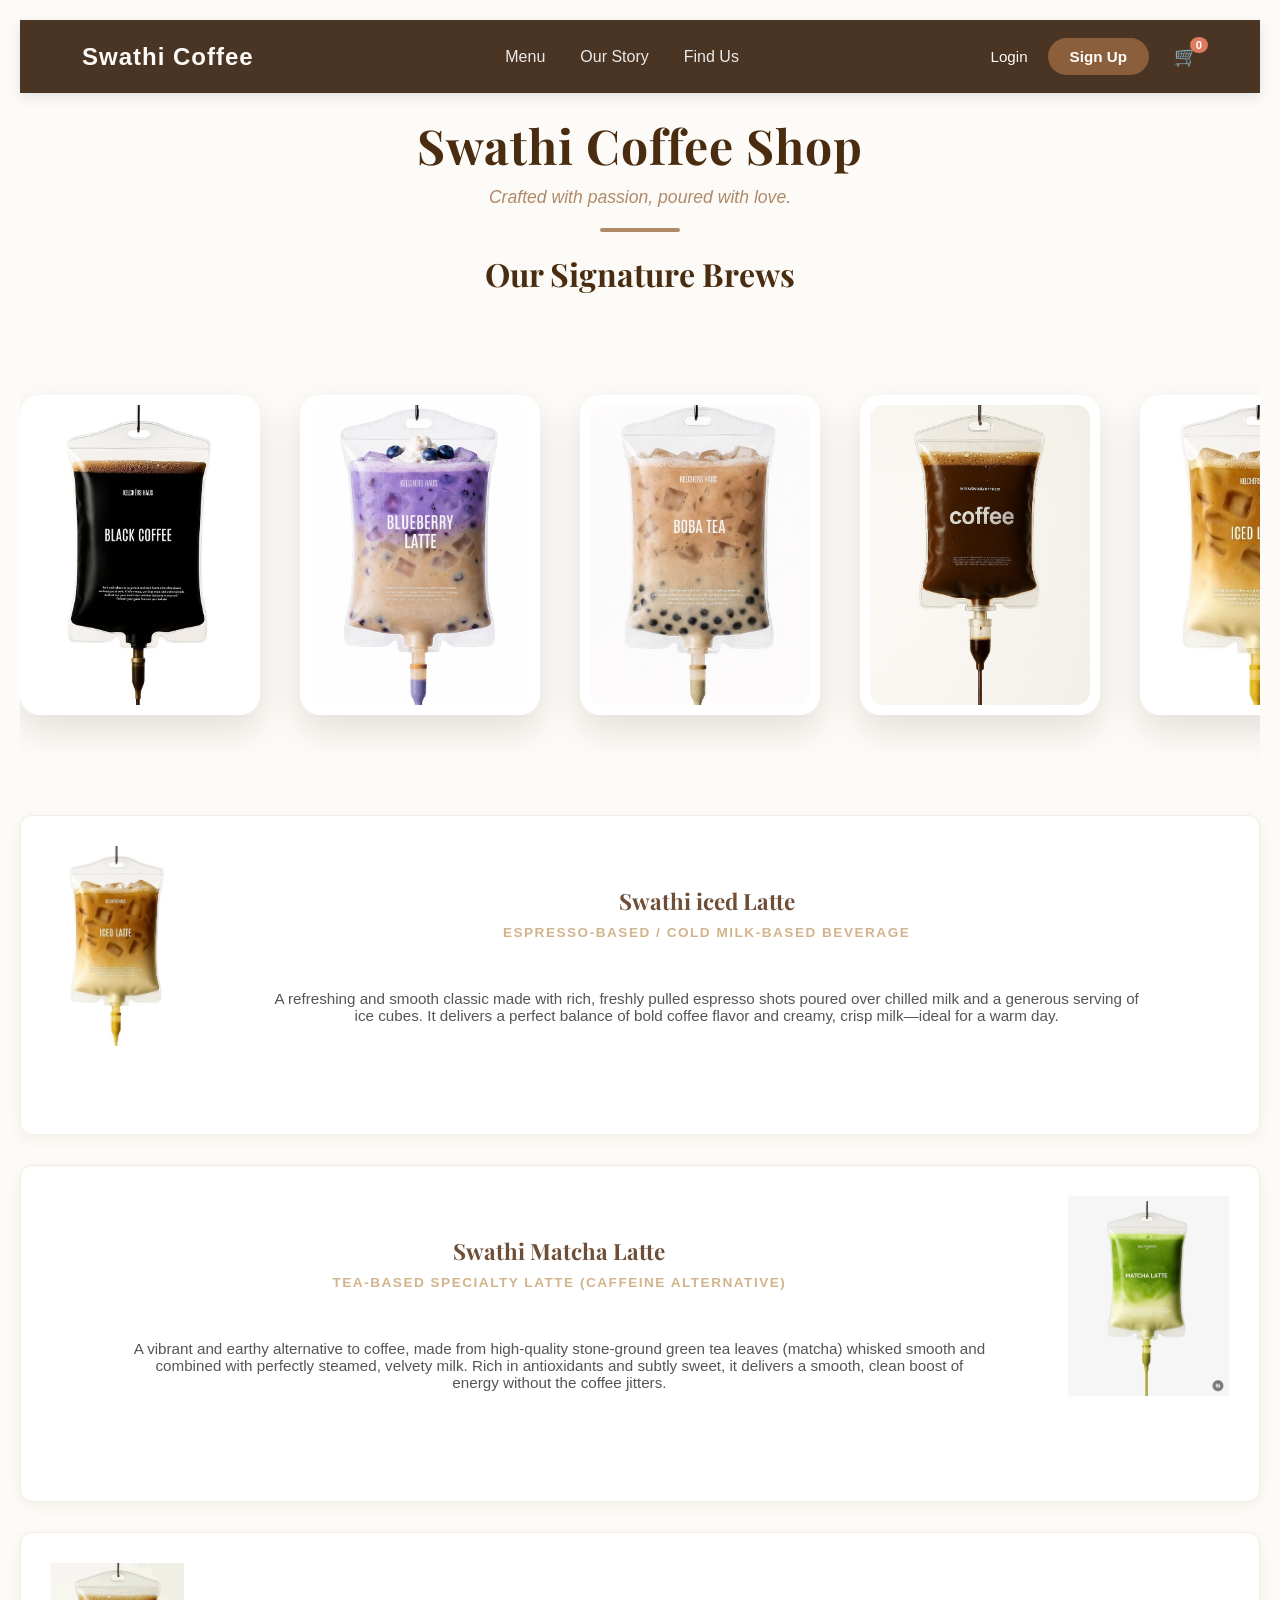
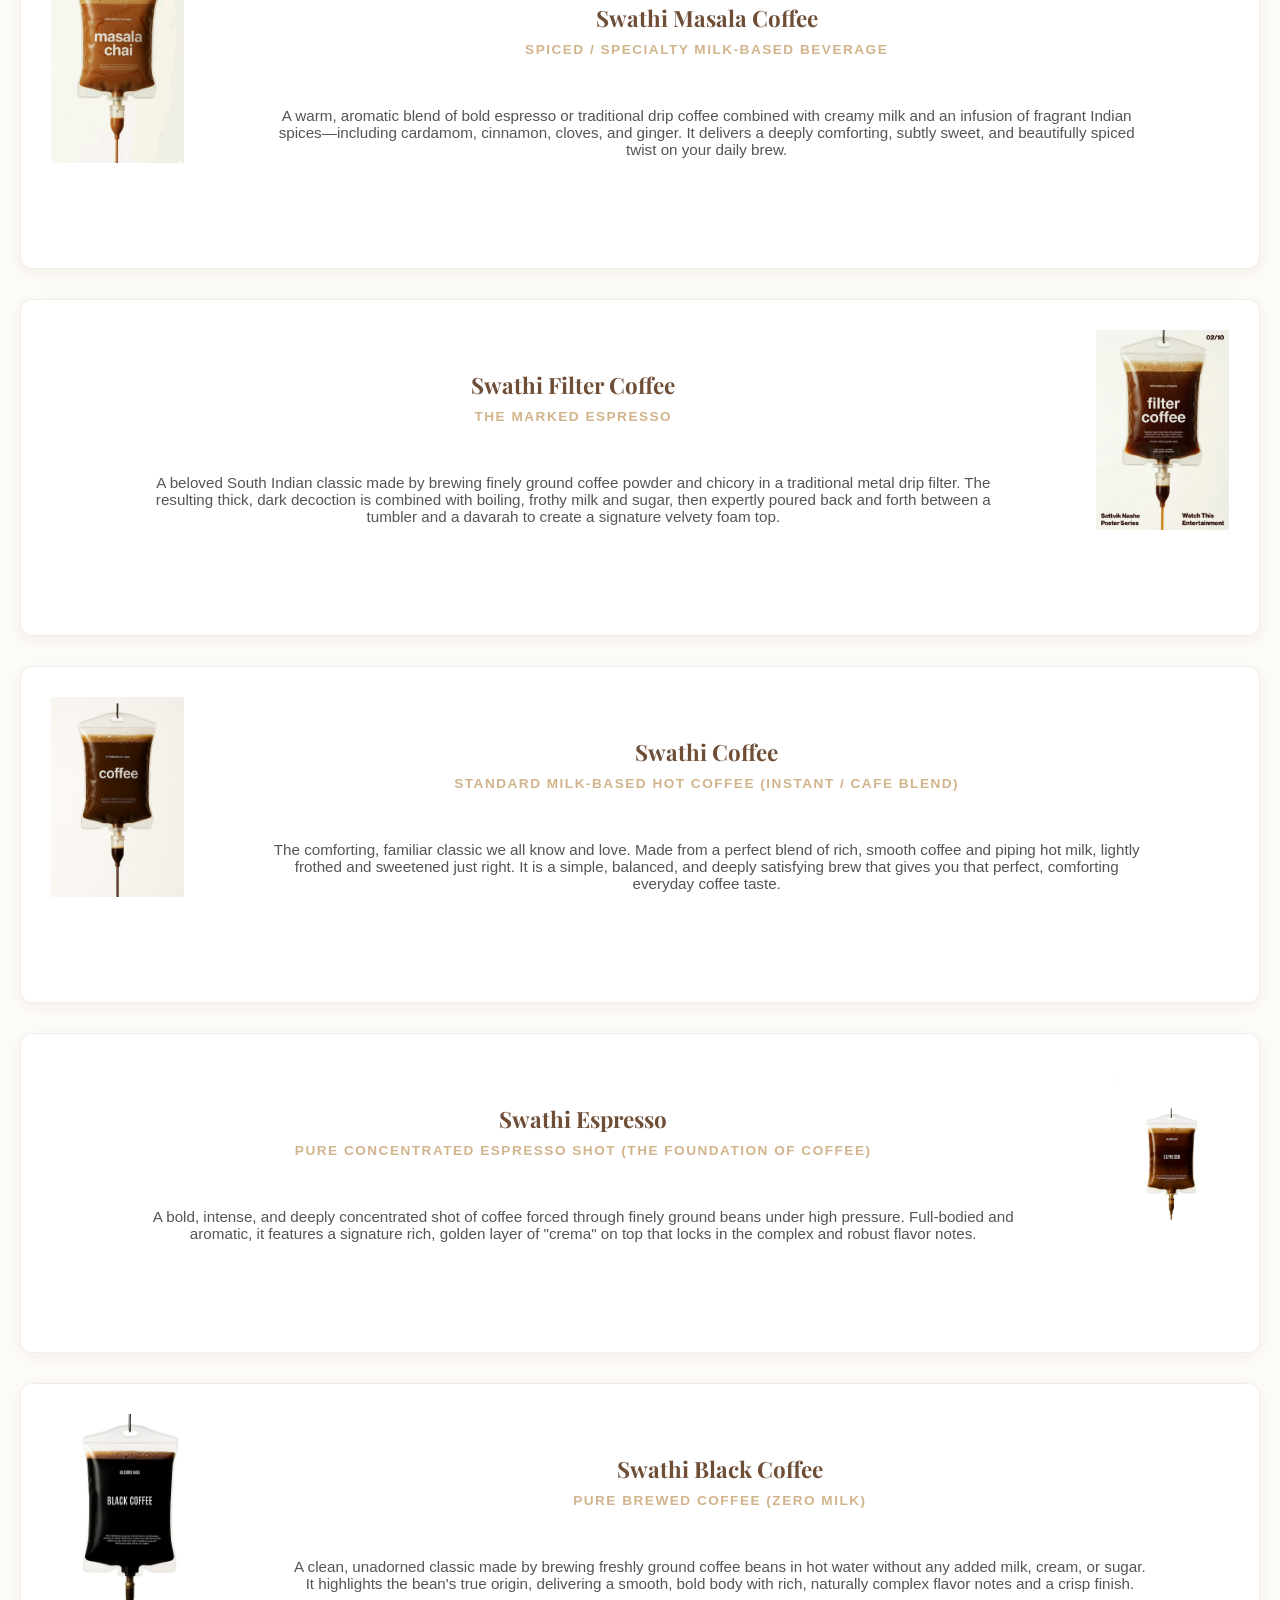
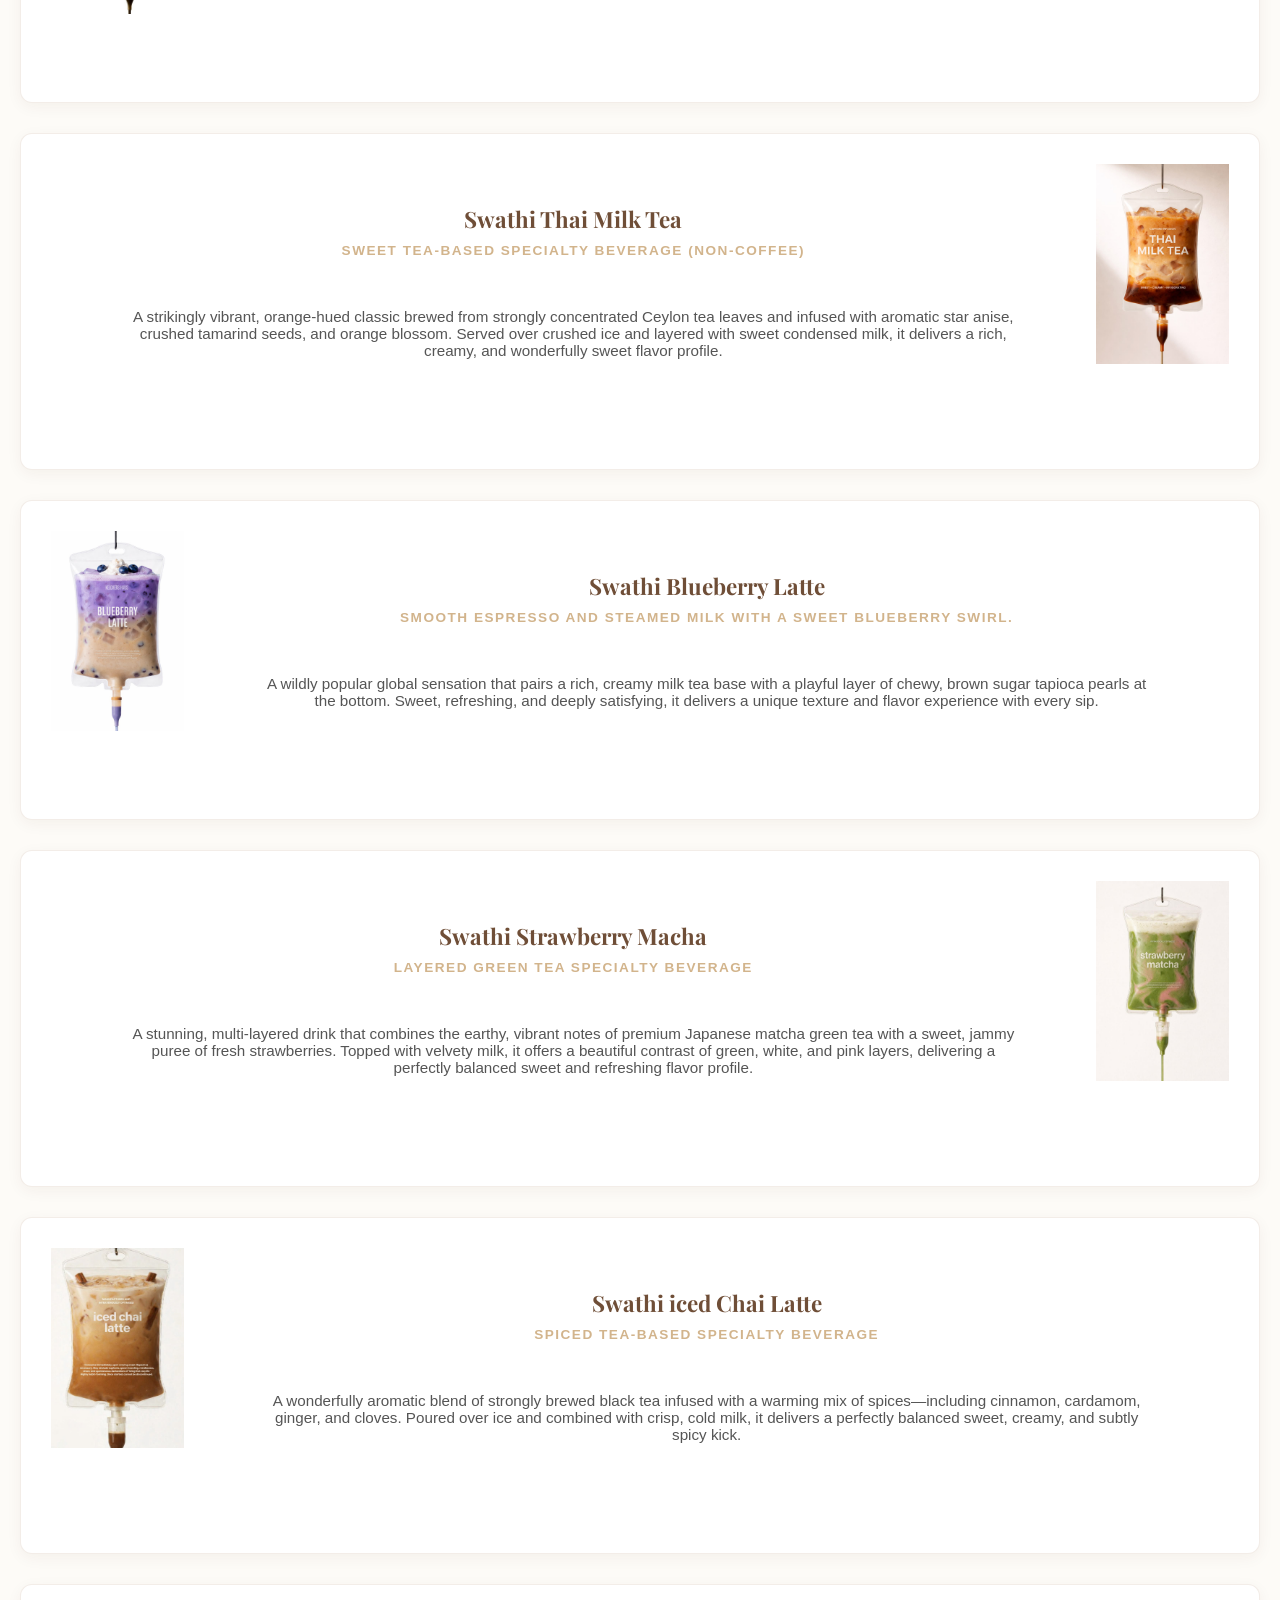
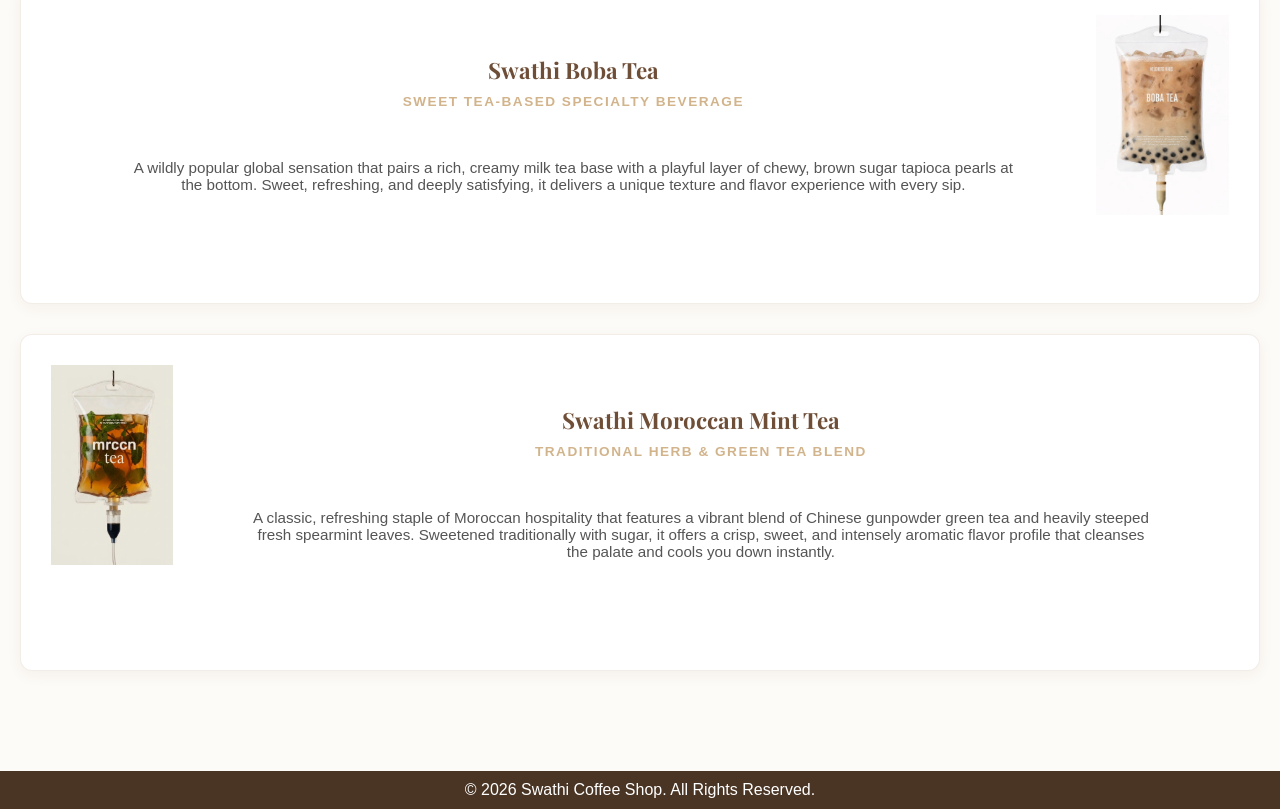
<file: coffee_landing_page/index.html>
<!doctype html>
<html lang="en">
  <head>
    <meta charset="UTF-8" />
    <meta name="viewport" content="width=device-width, initial-scale=1.0" />
    <title>coffee_landing_page</title>
    <link rel="stylesheet" href="style.css" />
    <link
      href="https://fonts.googleapis.com/css2?family=Playfair+Display:wght@600;700&display=swap"
      rel="stylesheet"
    />
  </head>
  <body>
    <header class="cafe-header">
      <div class="nav-bar">
        <nav class="navbar">
          <div class="nav-logo">
            <a href="#">Swathi Coffee</a>
          </div>

          <ul class="nav-links">
            <li><a href="#menu">Menu</a></li>
            <li><a href="#about">Our Story</a></li>
            <li><a href="#locations">Find Us</a></li>
          </ul>

          <div class="nav-actions">
            <a href="#login" class="login-btn">Login</a>
            <a href="#signup" class="signup-btn">Sign Up</a>
            <a href="#cart" class="cart-icon">
              🛒 <span class="cart-count">0</span>
            </a>
          </div>
        </nav>
      </div>

      <h1>Swathi Coffee Shop</h1>
      <p class="tagline">Crafted with passion, poured with love.</p>
      <div class="divider"></div>
    </header>

    <main class="main-container">
      <h2 class="menu-title">Our Signature Brews</h2>

      <div class="carousel-container">
        <div class="carousel-track">
          <!-- Group 1 -->
          <div class="card-wrapper">
            <div class="card">
              <div
                class="box_ima"
                style="background-image: url(&quot;Black-Coffee.jpg&quot;)"
              ></div>
            </div>
            <div class="card">
              <div
                class="box_ima"
                style="background-image: url(&quot;Blueberry-Latte.jpg&quot;)"
              ></div>
            </div>
            <div class="card">
              <div
                class="box_ima"
                style="background-image: url(&quot;Boba-Tea.jpg&quot;)"
              ></div>
            </div>
            <div class="card">
              <div
                class="box_ima"
                style="background-image: url(&quot;Coffee.jpg&quot;)"
              ></div>
            </div>
            <div class="card">
              <div
                class="box_ima"
                style="background-image: url(&quot;Iced-latte.jpg&quot;)"
              ></div>
            </div>
            <div class="card">
              <div
                class="box_ima"
                style="background-image: url(&quot;Espresso.jpg&quot;)"
              ></div>
            </div>
            <div class="card">
              <div
                class="box_ima"
                style="background-image: url(&quot;Masala-Coffee.jpg&quot;)"
              ></div>
            </div>
            <div class="card">
              <div
                class="box_ima"
                style="background-image: url(&quot;Filter_coffee.jpg&quot;)"
              ></div>
            </div>
            <div class="card">
              <div
                class="box_ima"
                style="background-image: url(&quot;Macha-latte.jpg&quot;)"
              ></div>
            </div>
            <div class="card">
              <div
                class="box_ima"
                style="background-image: url(&quot;Moroccan-Tea.jpg&quot;)"
              ></div>
            </div>
            <div class="card">
              <div
                class="box_ima"
                style="background-image: url(&quot;Strawberry-macha.jpg&quot;)"
              ></div>
            </div>
            <div class="card">
              <div
                class="box_ima"
                style="background-image: url(&quot;Thai-Milk-Tea.jpg&quot;)"
              ></div>
            </div>
            <div class="card">
              <div
                class="box_ima"
                style="background-image: url(&quot;Iced-chai-latte.jpg&quot;)"
              ></div>
            </div>
          </div>

          <div class="card-wrapper" aria-hidden="true">
            <div class="card">
              <div
                class="box_ima"
                style="background-image: url(&quot;Black-Coffee.jpg&quot;)"
              ></div>
            </div>
            <div class="card">
              <div
                class="box_ima"
                style="background-image: url(&quot;Blueberry-Latte.jpg&quot;)"
              ></div>
            </div>
            <div class="card">
              <div
                class="box_ima"
                style="background-image: url(&quot;Boba-Tea.jpg&quot;)"
              ></div>
            </div>
            <div class="card">
              <div
                class="box_ima"
                style="background-image: url(&quot;Coffee.jpg&quot;)"
              ></div>
            </div>
            <div class="card">
              <div
                class="box_ima"
                style="background-image: url(&quot;Iced-latte.jpg&quot;)"
              ></div>
            </div>
            <div class="card">
              <div
                class="box_ima"
                style="background-image: url(&quot;Espresso.jpg&quot;)"
              ></div>
            </div>
            <div class="card">
              <div
                class="box_ima"
                style="background-image: url(&quot;Masala-Coffee.jpg&quot;)"
              ></div>
            </div>
            <div class="card">
              <div
                class="box_ima"
                style="background-image: url(&quot;Filter_coffee.jpg&quot;)"
              ></div>
            </div>
            <div class="card">
              <div
                class="box_ima"
                style="background-image: url(&quot;Macha-latte.jpg&quot;)"
              ></div>
            </div>
            <div class="card">
              <div
                class="box_ima"
                style="background-image: url(&quot;Moroccan-Tea.jpg&quot;)"
              ></div>
            </div>
            <div class="card">
              <div
                class="box_ima"
                style="background-image: url(&quot;Strawberry-macha.jpg&quot;)"
              ></div>
            </div>
            <div class="card">
              <div
                class="box_ima"
                style="background-image: url(&quot;Thai-Milk-Tea.jpg&quot;)"
              ></div>
            </div>
            <div class="card">
              <div
                class="box_ima"
                style="background-image: url(&quot;Iced-chai-latte.jpg&quot;)"
              ></div>
            </div>
          </div>
        </div>
      </div>

      <div class="menu-gird">
        <div class="coffee-card">
          <img
            src="Iced-latte.jpg"
            alt="Swathi Iced Latte"
            class="coffee-image"
          />
          <div class="text">
            <h3>Swathi iced Latte</h3>
            <p class="coffee-type">Espresso-Based / Cold Milk-Based Beverage</p>
            <p class="description">
              A refreshing and smooth classic made with rich, freshly pulled
              espresso shots poured over chilled milk and a generous serving of
              ice cubes. It delivers a perfect balance of bold coffee flavor and
              creamy, crisp milk—ideal for a warm day.
            </p>
          </div>
        </div>

        <div class="coffee-card">
          <div class="text">
            <h3>Swathi Matcha Latte</h3>
            <p class="coffee-type">
              Tea-Based Specialty Latte (Caffeine Alternative)
            </p>
            <p class="description">
              A vibrant and earthy alternative to coffee, made from high-quality
              stone-ground green tea leaves (matcha) whisked smooth and combined
              with perfectly steamed, velvety milk. Rich in antioxidants and
              subtly sweet, it delivers a smooth, clean boost of energy without
              the coffee jitters.
            </p>
          </div>
          <img
            src="Macha-latte.jpg"
            alt="Swathi Macha latte"
            class="coffee-image"
          />
        </div>

        <div class="coffee-card">
          <img
            src="Masala-Coffee.jpg"
            alt="Swathi Masala Coffee"
            class="coffee-image"
          />
          <div class="text">
            <h3>Swathi Masala Coffee</h3>
            <p class="coffee-type">Spiced / Specialty Milk-Based Beverage</p>
            <p class="description">
              A warm, aromatic blend of bold espresso or traditional drip coffee
              combined with creamy milk and an infusion of fragrant Indian
              spices—including cardamom, cinnamon, cloves, and ginger. It
              delivers a deeply comforting, subtly sweet, and beautifully spiced
              twist on your daily brew.
            </p>
          </div>
        </div>

        <div class="coffee-card">
          <div class="text">
            <h3>Swathi Filter Coffee</h3>
            <p class="coffee-type">The Marked Espresso</p>
            <p class="description">
              A beloved South Indian classic made by brewing finely ground
              coffee powder and chicory in a traditional metal drip filter. The
              resulting thick, dark decoction is combined with boiling, frothy
              milk and sugar, then expertly poured back and forth between a
              tumbler and a davarah to create a signature velvety foam top.
            </p>
          </div>
          <img
            src="Filter_coffee.jpg"
            alt="Swathi Filter_coffee"
            class="coffee-image"
          />
        </div>

        <div class="coffee-card">
          <img src="Coffee.jpg" alt="Swathi Coffee" class="coffee-image" />
          <div class="text">
            <h3>Swathi Coffee</h3>
            <p class="coffee-type">
              Standard Milk-Based Hot Coffee (Instant / Cafe Blend)
            </p>
            <p class="description">
              The comforting, familiar classic we all know and love. Made from a
              perfect blend of rich, smooth coffee and piping hot milk, lightly
              frothed and sweetened just right. It is a simple, balanced, and
              deeply satisfying brew that gives you that perfect, comforting
              everyday coffee taste.
            </p>
          </div>
        </div>

        <div class="coffee-card">
          <div class="text">
            <h3>Swathi Espresso</h3>
            <p class="coffee-type">
              Pure Concentrated Espresso Shot (The Foundation of Coffee)
            </p>
            <p class="description">
              A bold, intense, and deeply concentrated shot of coffee forced
              through finely ground beans under high pressure. Full-bodied and
              aromatic, it features a signature rich, golden layer of "crema" on
              top that locks in the complex and robust flavor notes.
            </p>
          </div>
          <img src="Espresso.jpg" alt="Swathi Espresso" class="coffee-image" />
        </div>

        <div class="coffee-card">
          <img
            src="Black-Coffee.jpg"
            alt="Swathi Black Coffee"
            class="coffee-image"
          />
          <div class="text">
            <h3>Swathi Black Coffee</h3>
            <p class="coffee-type">Pure Brewed Coffee (Zero Milk)</p>
            <p class="description">
              A clean, unadorned classic made by brewing freshly ground coffee
              beans in hot water without any added milk, cream, or sugar. It
              highlights the bean's true origin, delivering a smooth, bold body
              with rich, naturally complex flavor notes and a crisp finish.
            </p>
          </div>
        </div>

        <div class="coffee-card">
          <div class="text">
            <h3>Swathi Thai Milk Tea</h3>
            <p class="coffee-type">
              Sweet Tea-Based Specialty Beverage (Non-Coffee)
            </p>
            <p class="description">
              A strikingly vibrant, orange-hued classic brewed from strongly
              concentrated Ceylon tea leaves and infused with aromatic star
              anise, crushed tamarind seeds, and orange blossom. Served over
              crushed ice and layered with sweet condensed milk, it delivers a
              rich, creamy, and wonderfully sweet flavor profile.
            </p>
          </div>
          <img
            src="Thai-Milk-Tea.jpg"
            alt="Swathi Thai Milk Tea"
            class="coffee-image"
          />
        </div>

        <div class="coffee-card">
          <img
            src="Blueberry-Latte.jpg"
            alt="Swathi Blueberry Latte"
            class="coffee-image"
          />
          <div class="text">
            <h3>Swathi Blueberry Latte</h3>
            <p class="coffee-type">
              Smooth espresso and steamed milk with a sweet blueberry swirl.
            </p>
            <p class="description">
              A wildly popular global sensation that pairs a rich, creamy milk
              tea base with a playful layer of chewy, brown sugar tapioca pearls
              at the bottom. Sweet, refreshing, and deeply satisfying, it
              delivers a unique texture and flavor experience with every sip.
            </p>
          </div>
        </div>

        <div class="coffee-card">
          <div class="text">
            <h3>Swathi Strawberry Macha</h3>
            <p class="coffee-type">Layered Green Tea Specialty Beverage</p>
            <p class="description">
              A stunning, multi-layered drink that combines the earthy, vibrant
              notes of premium Japanese matcha green tea with a sweet, jammy
              puree of fresh strawberries. Topped with velvety milk, it offers a
              beautiful contrast of green, white, and pink layers, delivering a
              perfectly balanced sweet and refreshing flavor profile.
            </p>
          </div>
          <img
            src="Strawberry-macha.jpg"
            alt="Swathi Strawberry macha"
            class="coffee-image"
          />
        </div>

        <div class="coffee-card">
          <img
            src="Iced-chai-latte.jpg"
            alt="Swathi Iced chai latte"
            class="coffee-image"
          />
          <div class="text">
            <h3>Swathi iced Chai Latte</h3>
            <p class="coffee-type">Spiced Tea-Based Specialty Beverage</p>
            <p class="description">
              A wonderfully aromatic blend of strongly brewed black tea infused
              with a warming mix of spices—including cinnamon, cardamom, ginger,
              and cloves. Poured over ice and combined with crisp, cold milk, it
              delivers a perfectly balanced sweet, creamy, and subtly spicy
              kick.
            </p>
          </div>
        </div>

        <div class="coffee-card">
          <div class="text">
            <h3>Swathi Boba Tea</h3>
            <p class="coffee-type">Sweet Tea-Based Specialty Beverage</p>
            <p class="description">
              A wildly popular global sensation that pairs a rich, creamy milk
              tea base with a playful layer of chewy, brown sugar tapioca pearls
              at the bottom. Sweet, refreshing, and deeply satisfying, it
              delivers a unique texture and flavor experience with every sip.
            </p>
          </div>
          <img src="Boba-Tea.jpg" alt="Swathi Boba Tea" class="coffee-image" />
        </div>

        <div class="coffee-card">
          <img
            src="Moroccan-Tea.jpg"
            alt="Swathi Moroccan Tea"
            class="coffee-image"
          />
          <div class="text">
            <h3>Swathi Moroccan Mint Tea</h3>
            <p class="coffee-type">Traditional Herb & Green Tea Blend</p>
            <p class="description">
              A classic, refreshing staple of Moroccan hospitality that features
              a vibrant blend of Chinese gunpowder green tea and heavily steeped
              fresh spearmint leaves. Sweetened traditionally with sugar, it
              offers a crisp, sweet, and intensely aromatic flavor profile that
              cleanses the palate and cools you down instantly.
            </p>
          </div>
        </div>
      </div>
    </main>

    <footer>
      <div class="footer-txt">
        <p>&copy; 2026 Swathi Coffee Shop. All Rights Reserved.</p>
      </div>
    </footer>
  </body>
</html>
</file>
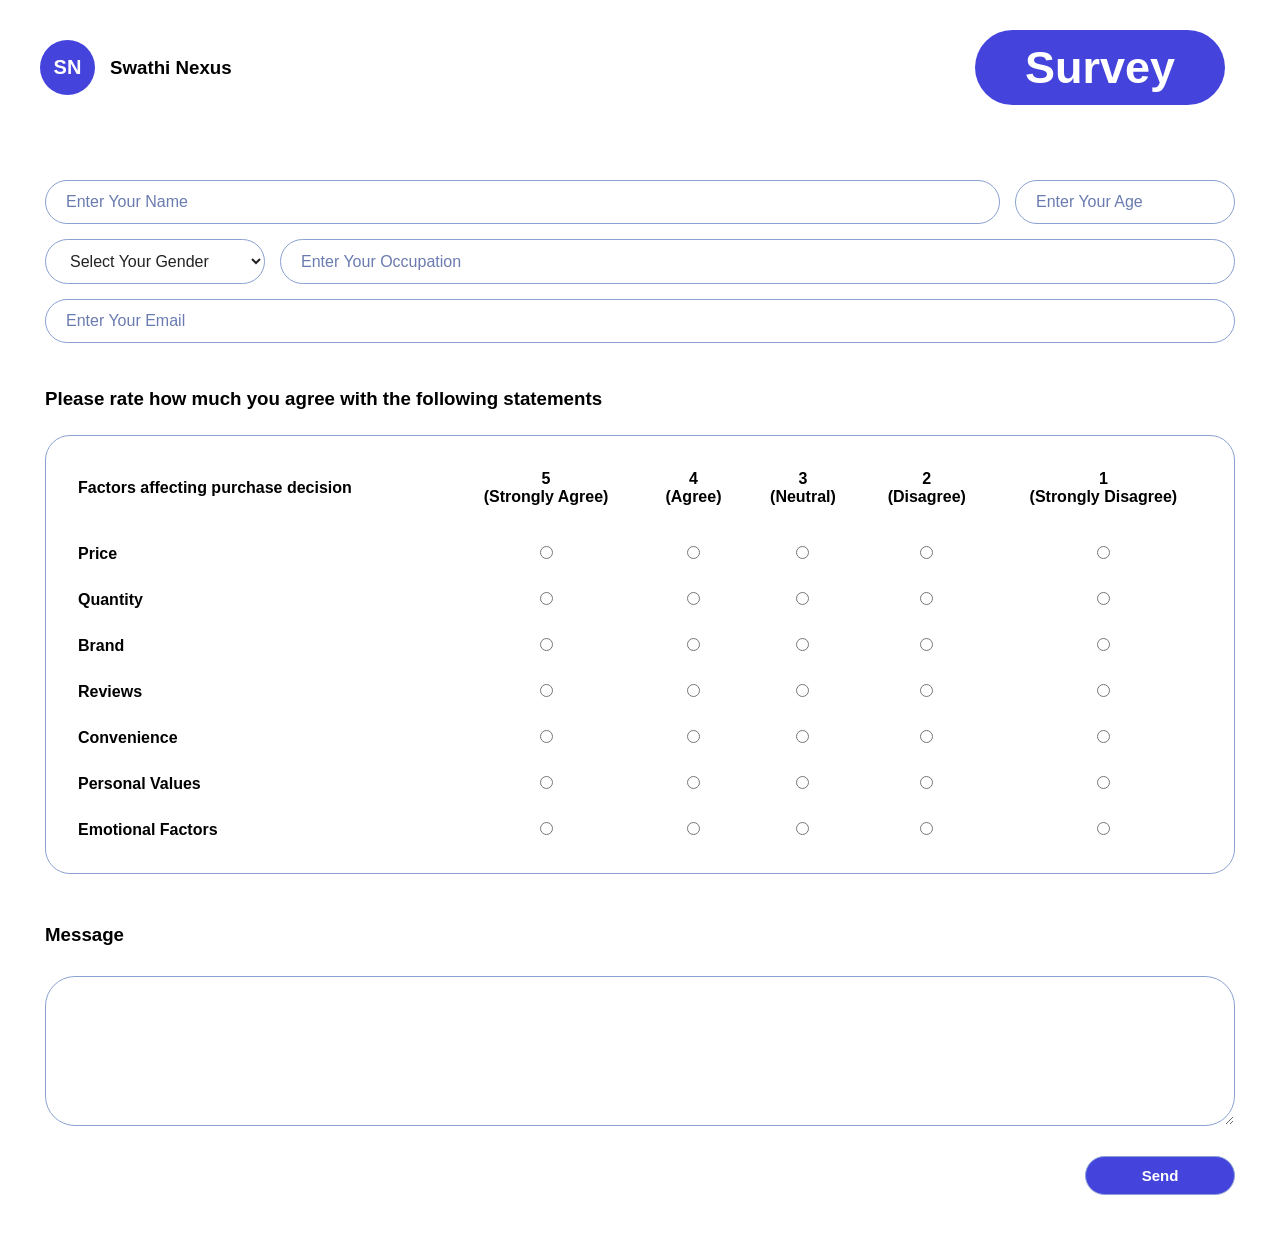
<file: Survey_form/index.html>
<!doctype html>
<html lang="en">
  <head>
    <meta charset="UTF-8" />
    <meta name="viewport" content="width=device-width, initial-scale=1.0" />
    <title>Survey Form</title>
    <link rel="stylesheet" href="style.css" />
  </head>
  <body>
    <main>
      <header>
        <div class="left-wrap">
          <div class="avatar-placeholder" aria-hidden="true">SN</div>
          <h3 class="header-text">Swathi Nexus</h3>
        </div>
        <div class="right-wrap">
          <div class="large-avatar-placeholder">Survey</div>
        </div>
      </header>

      <form action="#" method="post">
        <div class="input-wrap">
          <div class="form-group input-text-top">
            <label for="name" class="sr-only">Name</label>
            <input
              type="text"
              id="name"
              name="name"
              class="pill-input W-long"
              placeholder="Enter Your Name"
              autocomplete="name"
              required
            />

            <label for="age" class="sr-only">Age</label>
            <input
              type="number"
              id="age"
              name="age"
              class="pill-input W-short"
              placeholder="Enter Your Age"
              min="1"
              max="120"
              required
            />
          </div>

          <div class="form-group input-text-middle">
            <label for="gender" class="sr-only">Gender</label>
            <select
              id="gender"
              name="gender"
              class="pill-input W-short"
              required
            >
              <option value="" disabled selected>Select Your Gender</option>
              <option value="female">Female</option>
              <option value="male">Male</option>
              <option value="non-binary">Non-binary</option>
              <option value="prefer-not-to-say">Prefer not to say</option>
            </select>

            <label for="occupation" class="sr-only">Occupation</label>
            <input
              type="text"
              id="occupation"
              name="occupation"
              class="pill-input W-long"
              placeholder="Enter Your Occupation"
              required
            />
          </div>

          <div class="form-group input-text-bottom">
            <label for="email" class="sr-only">Email</label>
            <input
              type="email"
              id="email"
              name="email"
              class="pill-input W-Complete"
              placeholder="Enter Your Email"
              autocomplete="email"
              required
            />
          </div>
        </div>

        <div class="form-group">
          <h3 class="radio-text">
            Please rate how much you agree with the following statements
          </h3>
          <div class="radio-group">
            <table>
              <caption class="sr-only">
                Rate how much each factor affects your purchase decision
              </caption>
              <thead>
                <tr>
                  <th scope="col">Factors affecting purchase decision</th>
                  <th scope="col">5<br />(Strongly Agree)</th>
                  <th scope="col">4<br />(Agree)</th>
                  <th scope="col">3<br />(Neutral)</th>
                  <th scope="col">2<br />(Disagree)</th>
                  <th scope="col">1<br />(Strongly Disagree)</th>
                </tr>
              </thead>

              <tbody>
                <tr>
                  <th scope="row">Price</th>
                  <td>
                    <input
                      type="radio"
                      name="price"
                      value="5"
                      aria-label="Price: 5, Strongly Agree"
                    />
                  </td>
                  <td>
                    <input
                      type="radio"
                      name="price"
                      value="4"
                      aria-label="Price: 4, Agree"
                    />
                  </td>
                  <td>
                    <input
                      type="radio"
                      name="price"
                      value="3"
                      aria-label="Price: 3, Neutral"
                    />
                  </td>
                  <td>
                    <input
                      type="radio"
                      name="price"
                      value="2"
                      aria-label="Price: 2, Disagree"
                    />
                  </td>
                  <td>
                    <input
                      type="radio"
                      name="price"
                      value="1"
                      aria-label="Price: 1, Strongly Disagree"
                    />
                  </td>
                </tr>
                <tr>
                  <th scope="row">Quantity</th>
                  <td>
                    <input
                      type="radio"
                      name="quantity"
                      value="5"
                      aria-label="Quantity: 5, Strongly Agree"
                    />
                  </td>
                  <td>
                    <input
                      type="radio"
                      name="quantity"
                      value="4"
                      aria-label="Quantity: 4, Agree"
                    />
                  </td>
                  <td>
                    <input
                      type="radio"
                      name="quantity"
                      value="3"
                      aria-label="Quantity: 3, Neutral"
                    />
                  </td>
                  <td>
                    <input
                      type="radio"
                      name="quantity"
                      value="2"
                      aria-label="Quantity: 2, Disagree"
                    />
                  </td>
                  <td>
                    <input
                      type="radio"
                      name="quantity"
                      value="1"
                      aria-label="Quantity: 1, Strongly Disagree"
                    />
                  </td>
                </tr>
                <tr>
                  <th scope="row">Brand</th>
                  <td>
                    <input
                      type="radio"
                      name="brand"
                      value="5"
                      aria-label="Brand: 5, Strongly Agree"
                    />
                  </td>
                  <td>
                    <input
                      type="radio"
                      name="brand"
                      value="4"
                      aria-label="Brand: 4, Agree"
                    />
                  </td>
                  <td>
                    <input
                      type="radio"
                      name="brand"
                      value="3"
                      aria-label="Brand: 3, Neutral"
                    />
                  </td>
                  <td>
                    <input
                      type="radio"
                      name="brand"
                      value="2"
                      aria-label="Brand: 2, Disagree"
                    />
                  </td>
                  <td>
                    <input
                      type="radio"
                      name="brand"
                      value="1"
                      aria-label="Brand: 1, Strongly Disagree"
                    />
                  </td>
                </tr>
                <tr>
                  <th scope="row">Reviews</th>
                  <td>
                    <input
                      type="radio"
                      name="reviews"
                      value="5"
                      aria-label="Reviews: 5, Strongly Agree"
                    />
                  </td>
                  <td>
                    <input
                      type="radio"
                      name="reviews"
                      value="4"
                      aria-label="Reviews: 4, Agree"
                    />
                  </td>
                  <td>
                    <input
                      type="radio"
                      name="reviews"
                      value="3"
                      aria-label="Reviews: 3, Neutral"
                    />
                  </td>
                  <td>
                    <input
                      type="radio"
                      name="reviews"
                      value="2"
                      aria-label="Reviews: 2, Disagree"
                    />
                  </td>
                  <td>
                    <input
                      type="radio"
                      name="reviews"
                      value="1"
                      aria-label="Reviews: 1, Strongly Disagree"
                    />
                  </td>
                </tr>
                <tr>
                  <th scope="row">Convenience</th>
                  <td>
                    <input
                      type="radio"
                      name="convenience"
                      value="5"
                      aria-label="Convenience: 5, Strongly Agree"
                    />
                  </td>
                  <td>
                    <input
                      type="radio"
                      name="convenience"
                      value="4"
                      aria-label="Convenience: 4, Agree"
                    />
                  </td>
                  <td>
                    <input
                      type="radio"
                      name="convenience"
                      value="3"
                      aria-label="Convenience: 3, Neutral"
                    />
                  </td>
                  <td>
                    <input
                      type="radio"
                      name="convenience"
                      value="2"
                      aria-label="Convenience: 2, Disagree"
                    />
                  </td>
                  <td>
                    <input
                      type="radio"
                      name="convenience"
                      value="1"
                      aria-label="Convenience: 1, Strongly Disagree"
                    />
                  </td>
                </tr>
                <tr>
                  <th scope="row">Personal Values</th>
                  <td>
                    <input
                      type="radio"
                      name="personal_values"
                      value="5"
                      aria-label="Personal Values: 5, Strongly Agree"
                    />
                  </td>
                  <td>
                    <input
                      type="radio"
                      name="personal_values"
                      value="4"
                      aria-label="Personal Values: 4, Agree"
                    />
                  </td>
                  <td>
                    <input
                      type="radio"
                      name="personal_values"
                      value="3"
                      aria-label="Personal Values: 3, Neutral"
                    />
                  </td>
                  <td>
                    <input
                      type="radio"
                      name="personal_values"
                      value="2"
                      aria-label="Personal Values: 2, Disagree"
                    />
                  </td>
                  <td>
                    <input
                      type="radio"
                      name="personal_values"
                      value="1"
                      aria-label="Personal Values: 1, Strongly Disagree"
                    />
                  </td>
                </tr>
                <tr>
                  <th scope="row">Emotional Factors</th>
                  <td>
                    <input
                      type="radio"
                      name="emotional_factors"
                      value="5"
                      aria-label="Emotional Factors: 5, Strongly Agree"
                    />
                  </td>
                  <td>
                    <input
                      type="radio"
                      name="emotional_factors"
                      value="4"
                      aria-label="Emotional Factors: 4, Agree"
                    />
                  </td>
                  <td>
                    <input
                      type="radio"
                      name="emotional_factors"
                      value="3"
                      aria-label="Emotional Factors: 3, Neutral"
                    />
                  </td>
                  <td>
                    <input
                      type="radio"
                      name="emotional_factors"
                      value="2"
                      aria-label="Emotional Factors: 2, Disagree"
                    />
                  </td>
                  <td>
                    <input
                      type="radio"
                      name="emotional_factors"
                      value="1"
                      aria-label="Emotional Factors: 1, Strongly Disagree"
                    />
                  </td>
                </tr>
              </tbody>
            </table>
          </div>
        </div>

        <div class="form-group footer-text">
          <label for="message" class="footer-message">Message</label>
          <textarea
            id="message"
            name="message"
            class="input"
            required
          ></textarea>
        </div>

        <div class="btn-submit">
          <button type="submit">Send</button>
        </div>
      </form>
    </main>
  </body>
</html>
</file>
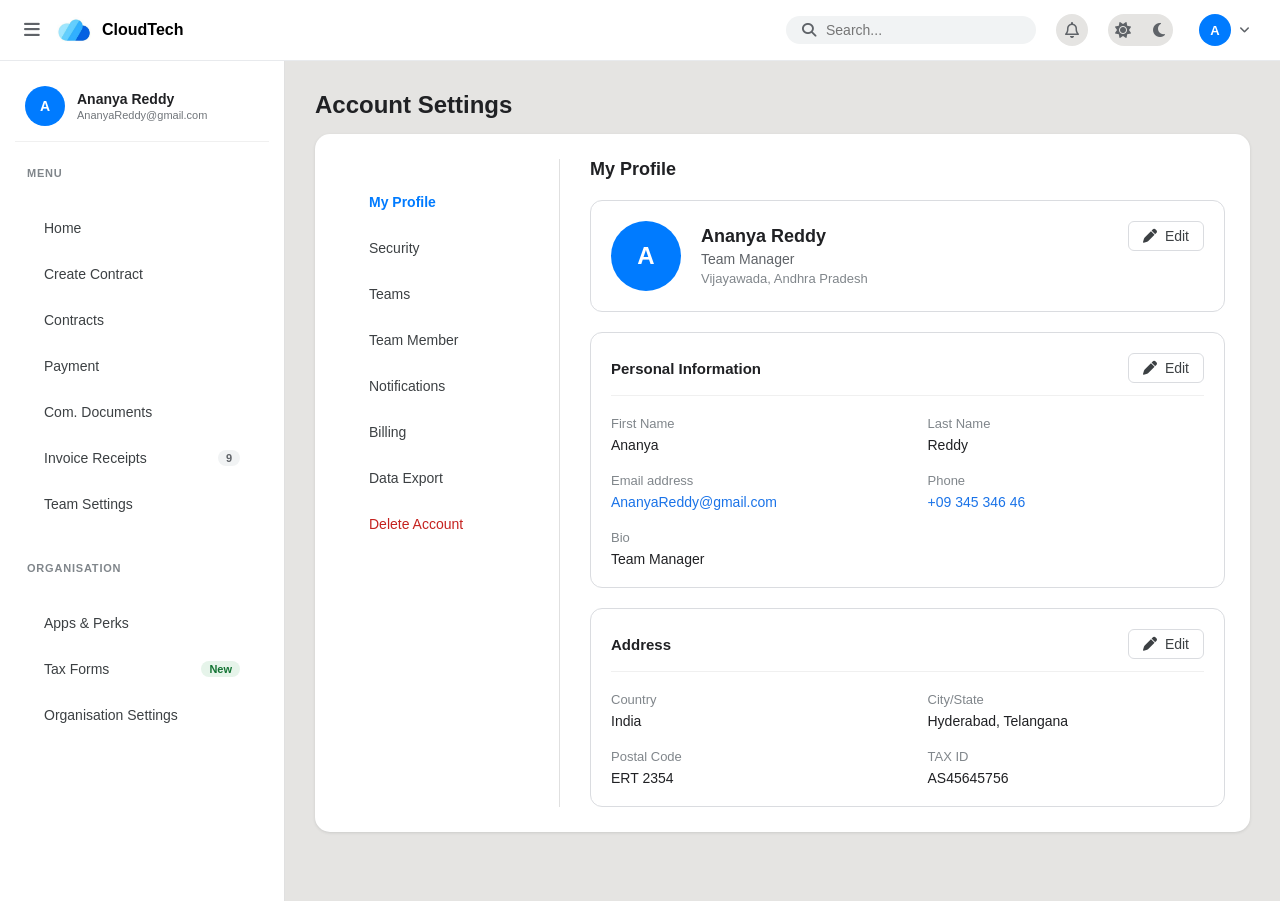
<file: user_profile_settings/index.html>
<!DOCTYPE html>
<html lang="en">
<head>
    <meta charset="UTF-8">
    <meta name="viewport" content="width=device-width, initial-scale=1.0">
    <link rel="stylesheet" href="https://cdnjs.cloudflare.com/ajax/libs/font-awesome/6.5.1/css/all.min.css" crossorigin="anonymous" referrerpolicy="no-referrer" />
    <title>User profile Settings</title>
    <link rel="stylesheet" href="style.css">
</head>
<body>
    <header>
        <div class="nav-bar">
            <div class="right-wrap">
                <i class="fa-solid fa-bars"></i>
                <div class="nav-logo-border">
                    <img src="logo.png" class="logo" alt="logo">
                    <h4>CloudTech</h4>
                </div>
            </div>
            
            <div class="left-wrap">
                <div class="search-bar">
                    <form class="search">
                        <label for="search"><i class="fa-solid fa-magnifying-glass"></i></label>
                        <input type="text" id="search" placeholder="Search..." class="input-search">
                    </form>
                </div>

                <div class="header-action">
                    <i class="fa-regular fa-bell"></i>
                </div>

                <div class="header-action-theme">
                    <i class="fa-solid fa-sun theme"></i>
                    <i class="fa-solid fa-moon theme"></i>
                </div>

                <div class="user-profile-trigger">
                    <div class="header-profile-avatar">A</div>
                    <i class="fa-solid fa-angle-down"></i>
                </div>
            </div>
        </div>
    </header>

    <div class="app-body">
        <aside class="sidebar">
            <section class="workspace-switcher">
                <div class="avatar-placeholder">A</div>
                <div class="user-pill-info">
                    <h3>Ananya Reddy</h3>
                    <p>AnanyaReddy@gmail.com</p>
                </div>
            </section>

            <nav class="Sidebar-Menu">
                <h3>Menu</h3>
                <ul>
                    <li><a href="/home">Home</a></li>
                    <li><a href="/create-contract">Create Contract</a></li>
                    <li><a href="/contracts">Contracts</a></li>
                    <li><a href="/payment">Payment</a></li>
                    <li><a href="/documents">Com. Documents</a></li>
                    <li><a href="/invoice">Invoice Receipts <span class="badge">9</span></a></li>
                    <li><a href="/team-settings">Team Settings</a></li>
                </ul>

                <h3>Organisation</h3>
                <ul>
                    <li><a href="/apps">Apps & Perks</a></li>
                    <li><a href="/tax">Tax Forms <span class="badge badge-new">New</span></a></li>
                    <li><a href="/settings">Organisation Settings</a></li>
                </ul>
            </nav>
        </aside>

        <main class="content-wrapper">
            <h1 class="main-text">Account Settings</h1>

            <div class="settings-layout">
                <nav class="settings-subnav" aria-label="Account Settings Sections">
                    <ul>
                        <li><a href="/settings/profile" aria-current="page">My Profile</a></li>
                        <li><a href="/settings/security">Security</a></li>
                        <li><a href="/settings/teams">Teams</a></li>
                        <li><a href="/settings/members">Team Member</a></li>
                        <li><a href="/settings/notifications">Notifications</a></li>
                        <li><a href="/settings/billing">Billing</a></li>
                        <li><a href="/settings/export">Data Export</a></li>
                        <li class="danger-zone"><a href="/settings/delete">Delete Account</a></li>
                    </ul>
                </nav>

                <section class="profile-card" aria-labelledby="profile-heading">
                    <h2 id="profile-heading">My Profile</h2>

                    <div class="profile-hero">
                        <figure>
                           <div class="large-avatar">A</div>
                        </figure>
                        <div class="hero-details">
                            <h3>Ananya Reddy</h3>
                            <p class="role">Team Manager</p>
                            <p><address class="location-inline">Vijayawada, Andhra Pradesh</address></p>
                        </div>
                        <button type="button" class="btn-edit" aria-label="Edit Profile Basic Info">
                            <i class="fa-solid fa-pen"></i>
                            <span>Edit</span>
                        </button>
                    </div>

                    <section class="profile-block" aria-labelledby="personal-info-heading">
                        <div class="block-header">
                            <h3 id="personal-info-heading">Personal Information</h3>
                            <button type="button" class="btn-edit" aria-label="Edit Personal Information">
                                <i class="fa-solid fa-pen"></i>
                                <span>Edit</span>
                            </button>
                        </div>

                        <dl class="info-grid">
                            <div>
                                <dt>First Name</dt>
                                <dd>Ananya</dd>
                            </div>
                            <div>
                                <dt>Last Name</dt>
                                <dd>Reddy</dd>
                            </div>
                            <div>
                                <dt>Email address</dt>
                                <dd><a href="mailto:AnanyaReddy@gmail.com">AnanyaReddy@gmail.com</a></dd>
                            </div>
                            <div>
                                <dt>Phone</dt>
                                <dd><a href="tel:+0934534646">+09 345 346 46</a></dd>
                            </div>
                            <div class="full-width">
                                <dt>Bio</dt>
                                <dd>Team Manager</dd>
                            </div>
                        </dl>
                    </section>

                    <section class="profile-block" aria-labelledby="address-heading">
                        <div class="block-header">
                            <h3 id="address-heading">Address</h3>
                            <button type="button" class="btn-edit" aria-label="Edit Address Information">
                                <i class="fa-solid fa-pen"></i>
                                <span>Edit</span>
                            </button>
                        </div>

                        <dl class="info-grid">
                            <div>
                                <dt>Country</dt>
                                <dd>India</dd>
                            </div>
                            <div>
                                <dt>City/State</dt>
                                <dd>Hyderabad, Telangana</dd>
                            </div>
                            <div>
                                <dt>Postal Code</dt>
                                <dd>ERT 2354</dd>
                            </div>
                            <div>
                                <dt>TAX ID</dt>
                                <dd>AS45645756</dd>
                            </div>
                        </dl>
                    </section>
                </section>
            </div>                    
        </main>
    </div>
</body>
</html>
</file>
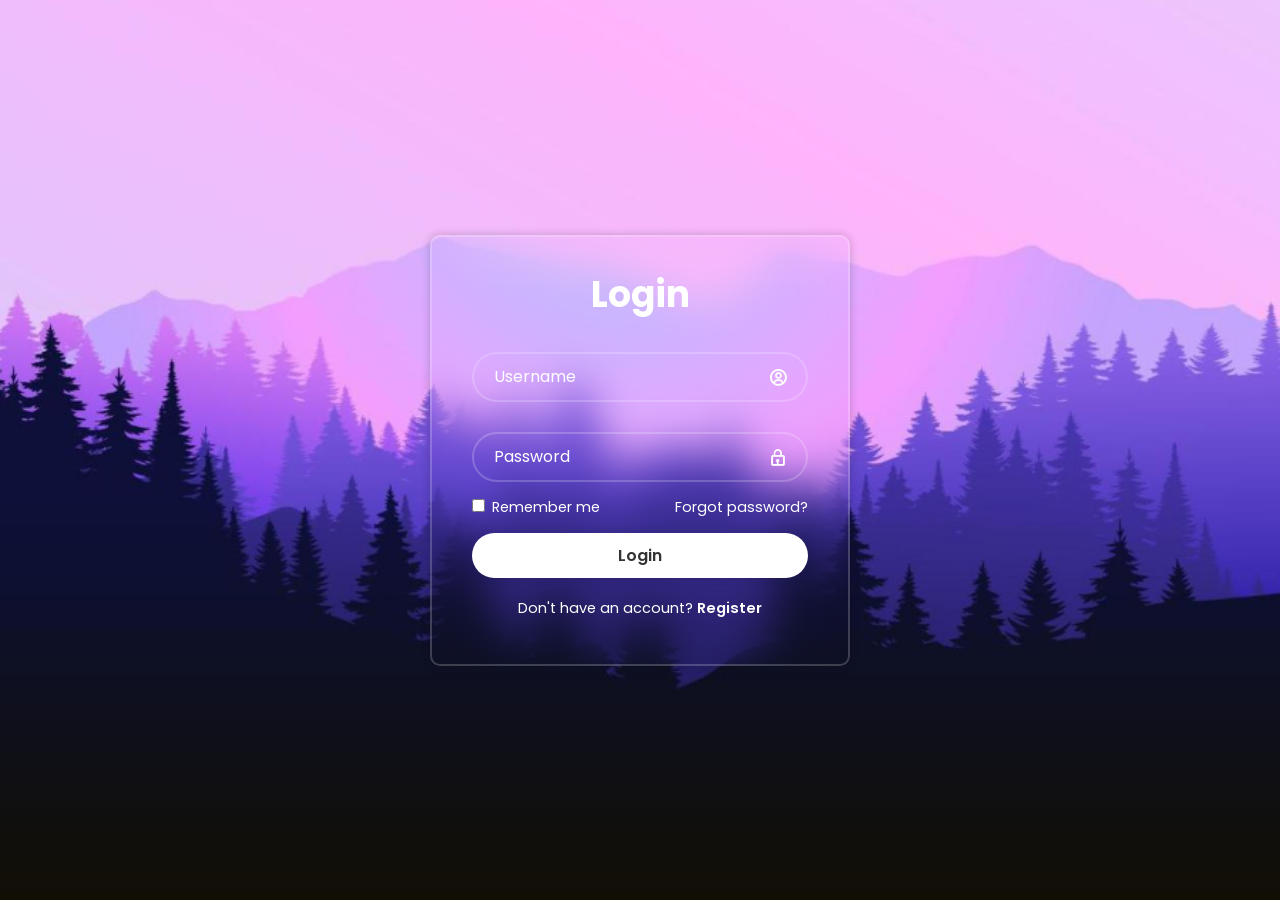
<file: login-page/loginpage.html>
<!doctype html>
<html lang="en">
  <head>
    <meta charset="UTF-8" />
    <meta name="viewport" content="width=device-width, initial-scale=1.0" />
    <title>Login page</title>
    <link rel="stylesheet" href="loginpagestyle.css" />
    <link
      href="https://unpkg.com/boxicons@2.1.4/css/boxicons.min.css"
      rel="stylesheet"
    />
  </head>
  <body>
    <div class="wrapper">
      <form action="#" method="post">
        <h1>Login</h1>
        <div class="input-box">
          <label for="username" class="sr-only">Username</label>
          <input
            type="text"
            id="username"
            name="username"
            placeholder="Username"
            required
          />
          <i class="bx bx-user-circle"></i>
        </div>
        <div class="input-box">
          <label for="password" class="sr-only">Password</label>
          <input
            type="password"
            id="password"
            name="password"
            placeholder="Password"
            required
          />
          <i class="bx bx-lock"></i>
        </div>

        <div class="remember-forgot">
          <label> <input type="checkbox" name="remember" /> Remember me</label>
          <a href="#">Forgot password?</a>
        </div>

        <button type="submit" class="btn">Login</button>

        <div class="register-link">
          <p>Don't have an account? <a href="#">Register</a></p>
        </div>
      </form>
    </div>
  </body>
</html>
</file>
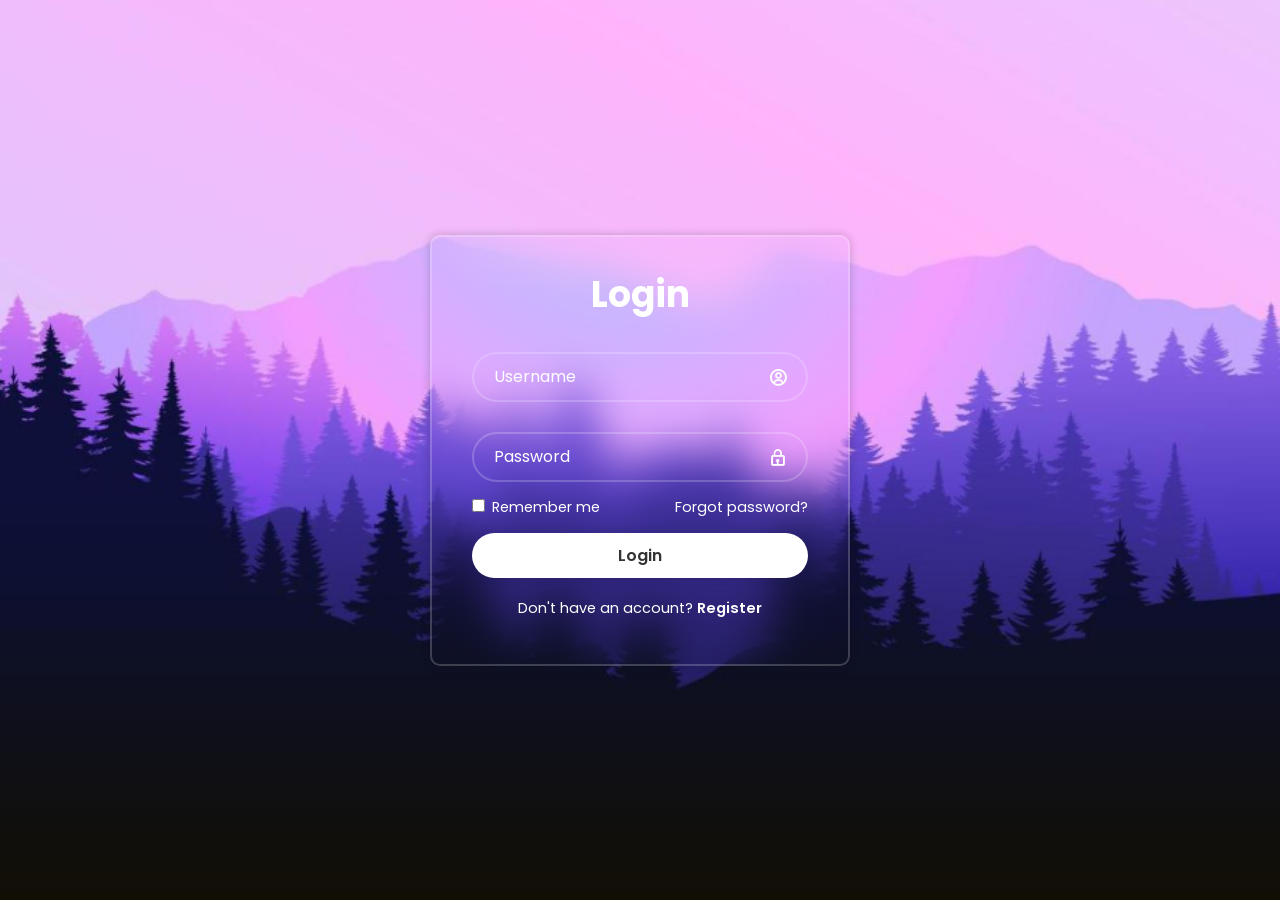
<file: login_ page/loginpage.html>
<!doctype html>
<html lang="en">
  <head>
    <meta charset="UTF-8" />
    <meta name="viewport" content="width=device-width, initial-scale=1.0" />
    <title>Login page</title>
    <link rel="stylesheet" href="loginpagestyle.css" />
    <link
      href="https://unpkg.com/boxicons@2.1.4/css/boxicons.min.css"
      rel="stylesheet"
    />
  </head>
  <body>
    <div class="wrapper">
      <form action="#" method="post">
        <h1>Login</h1>
        <div class="input-box">
          <input type="text" name="username" placeholder="Username" required />
          <i class="bx bx-user-circle"></i>
        </div>
        <div class="input-box">
          <input
            type="password"
            name="password"
            placeholder="Password"
            required
          />
          <i class="bx bx-lock"></i>
        </div>

        <div class="remember-forgot">
          <label> <input type="checkbox" name="remember" /> Remember me</label>
          <a href="#">Forgot password?</a>
        </div>

        <button type="submit" class="btn">Login</button>

        <div class="register-link">
          <p>Don't have an account? <a href="#">Register</a></p>
        </div>
      </form>
    </div>
  </body>
</html>
</file>
<file: coffee_landing_page/style.css>
:root {
  --primary-brown: #6f4e37;
  --accent-tan: #d2b48c;
}

* {
  margin: 0;
  padding: 0;
  box-sizing: border-box;
}

body {
  font-family: "Segoe UI", Tahoma, Geneva, Verdana, sans-serif;
  background-color: #fdfbf7;
}

.nav-bar {
  margin: 20px;
}

.navbar {
  display: flex;
  justify-content: space-between;
  align-items: center;
  padding: 18px 5%;
  background-color: #4a3525;
  box-shadow: 0 4px 12px rgba(0, 0, 0, 0.1);
  position: sticky;
  top: 0;
  z-index: 1000;
}

.nav-logo a {
  font-size: 1.5rem;
  font-weight: 700;
  color: #fdfbf7;
  text-decoration: none;
  letter-spacing: 1px;
  transition: color 0.3s ease;
}

.nav-logo a:hover {
  color: #c4a484;
}

.nav-links {
  display: flex;
  list-style: none;
  gap: 35px;
}

.nav-links a {
  color: #eaeaea;
  text-decoration: none;
  font-size: 1rem;
  font-weight: 500;
  transition: color 0.3s ease;
}

.nav-links a:hover {
  color: #fdfbf7;
}

.nav-actions {
  display: flex;
  align-items: center;
  gap: 20px;
}

.login-btn {
  color: #fdfbf7;
  text-decoration: none;
  font-size: 0.95rem;
  font-weight: 500;
  transition: opacity 0.3s ease;
}

.login-btn:hover {
  opacity: 0.8;
}

.signup-btn {
  background-color: #8b5e3c;
  color: #ffffff;
  text-decoration: none;
  padding: 10px 22px;
  border-radius: 25px;
  font-size: 0.95rem;
  font-weight: 600;
  transition:
    background-color 0.3s ease,
    transform 0.2s ease;
}

.signup-btn:hover {
  background-color: #a06f4c;
  transform: translateY(-1px);
}

.cart-icon {
  color: #fdfbf7;
  text-decoration: none;
  font-size: 1.2rem;
  position: relative;
  margin-left: 5px;
  transition: transform 0.2s ease;
}

.cart-icon:hover {
  transform: scale(1.1);
}

.cart-count {
  position: absolute;
  top: -8px;
  right: -10px;
  background-color: #e07a5f;
  color: white;
  font-size: 0.7rem;
  font-weight: 700;
  padding: 2px 6px;
  border-radius: 50%;
}

@media (max-width: 768px) {
  .nav-links {
    display: none;
  }
}

h1 {
  display: flex;
  justify-content: center;
  font-family: "Playfair Display", serif;
  font-size: 3rem;
  color: #4a2c11;
  letter-spacing: 1px;
  margin-bottom: 10px;
}

.tagline {
  display: flex;
  justify-content: center;
  color: #b08968;
  font-size: 1.1rem;
  font-style: italic;
}

.divider {
  width: 80px;
  height: 4px;
  background-color: #b08968;
  border-radius: 2px;
  margin: 20px auto 0 auto;
}

.main-container {
  margin: 0 auto;
  padding: 20px;
}

.menu-title {
  text-align: center;
  font-family: "Playfair Display", serif;
  font-size: 2rem;
  color: #4a2c11;
  margin-bottom: 40px;
}

.coffee-card {
  background-color: #ffffff;
  border-radius: 12px;
  padding: 30px;
  box-shadow: 0 4px 15px rgba(74, 44, 17, 0.05);
  border: 1px solid rgba(176, 137, 104, 0.15);
  transition:
    transform 0.3s ease,
    box-shadow 0.3s ease;
  text-align: center;
  margin-bottom: 30px;
  display: flex;
}

.coffee-card:hover {
  transform: translateY(-5px);
  box-shadow: 0 8px 25px rgba(74, 44, 17, 0.12);
}

.coffee-image {
  width: 200px;
  height: 200px;
  object-fit: cover;
}

.text {
  margin: 40px;
}

.coffee-card h3 {
  font-family: "Playfair Display", serif;
  font-size: 1.4rem;
  color: var(--primary-brown);
  margin-bottom: 9px;
}

.coffee-type {
  font-size: 0.85rem;
  text-transform: uppercase;
  letter-spacing: 1.5px;
  color: var(--accent-tan);
  font-weight: 600;
  margin-bottom: 10px;
}

.description {
  font-size: 0.95rem;
  color: #555555;
  padding: 40px;
}

.carousel-container {
  margin: 40px auto;
  width: 100%;
  overflow: hidden;
  position: relative;
  padding: 60px 0;
  background: transparent;
}

.carousel-track {
  display: flex;
  width: max-content;
  animation: moveTrack 35s linear infinite;
}

.card-wrapper {
  display: flex;
  gap: 40px;
  padding-right: 40px;
}

.card {
  width: 240px;
  height: 320px;
  background: #ffffff;
  border-radius: 20px;
  padding: 10px;
  box-shadow: 0 15px 35px rgba(38, 28, 20, 0.12);
  display: flex;
  flex-direction: column;
  transition:
    transform 0.4s ease,
    box-shadow 0.4s ease;

  animation: ovalPath 8s ease-in-out infinite alternate;
}

.box_ima {
  width: 100%;
  height: 100%;
  border-radius: 14px;
  background-size: cover;
  background-position: center;
  background-repeat: no-repeat;
}

.card:hover {
  transform: translateY(-15px) scale(1.05);
  box-shadow: 0 25px 45px rgba(38, 28, 20, 0.25);
  cursor: pointer;
}

@keyframes moveTrack {
  0% {
    transform: translate3d(0, 0, 0);
  }
  100% {
    transform: translate3d(-50%, 0, 0);
  }
}

@keyframes ovalPath {
  0% {
    transform: translateY(-20px) scale(0.88);
    opacity: 0.75;
  }
  50% {
    transform: translateY(20px) scale(1.03);
    opacity: 1;
  }
  100% {
    transform: translateY(-20px) scale(0.88);
    opacity: 0.75;
  }
}

.carousel-container:hover .carousel-track {
  animation-play-state: paused;
}

.footer-txt {
  background-color: #4a3525;
  margin-top: 50px;
  padding: 10px;
  color: #ffffff;
  text-align: center;
}
</file>
<file: Survey_form/style.css>
* {
  margin: 0;
  padding: 0;
  box-sizing: border-box;
  font-family: Arial, sans-serif;
}

.sr-only {
  position: absolute;
  width: 1px;
  height: 1px;
  overflow: hidden;
  clip: rect(0, 0, 0, 0);
  white-space: nowrap;
}

header {
  display: flex;
  align-items: center;
  justify-content: space-between;
  margin-bottom: 40px;
}

.avatar-placeholder {
  width: 55px;
  height: 55px;
  border-radius: 50%;
  color: #ffffff;
  background-color: rgb(68, 68, 221);
  display: flex;
  align-items: center;
  justify-content: center;
  font-size: 20px;
  font-weight: 750;
}

.left-wrap {
  display: flex;
  align-items: center;
  justify-content: center;
  margin: 40px;
}

.header-text {
  display: flex;
  align-items: center;
  justify-content: center;
  margin-left: 15px;
}

.right-wrap {
  display: flex;
  align-items: center;
  margin-right: 55px;
}

.large-avatar-placeholder {
  display: flex;
  align-items: center;
  justify-content: center;
  width: 250px;
  height: 75px;
  border-radius: 60px;
  background-color: rgb(68, 68, 221);
  color: #ffffff;
  font-size: 45px;
  font-weight: 900;
}

form {
  margin: 45px;
  max-width: 1300px;
}

.input-wrap {
  margin-bottom: 45px;
}

.input-text-top,
.input-text-middle {
  display: flex;
  gap: 15px;
  margin-bottom: 15px;
}

.input-text-bottom {
  display: flex;
}

.pill-input {
  border: 1.5px solid #8ba1d2;
  border-radius: 25px;
  padding: 12px 20px;
  font-size: 16px;
  background-color: #ffffff;
  color: #222222;
}

.pill-input::placeholder {
  color: #6a7bb0;
  opacity: 1;
}

.W-long {
  flex: 1 1 0;
  min-width: 0;
}

.W-short {
  flex: 0 0 220px;
}

.W-Complete {
  width: 100%;
}

.radio-text {
  margin-bottom: 25px;
}

.radio-group {
  border: 1.5px solid #8ba1d2;
  border-radius: 25px;
  padding: 20px;
  margin-bottom: 50px;
  overflow-x: auto;
}

table {
  width: 100%;
  min-width: 640px;
  border-collapse: collapse;
}

th,
td {
  padding: 14px 12px;
  text-align: center;
}

thead th {
  padding-bottom: 25px;
}

thead th:first-child,
tbody th {
  text-align: left;
  min-width: 180px;
}

.footer-message {
  display: block;
  margin-bottom: 30px;
  font-size: 1.17em;
  font-weight: bold;
}

textarea {
  display: block;
  width: 100%;
  min-height: 150px;
  padding: 11px 20px;
  border-radius: 30px;
  border: 1.5px solid #8ba1d2;
  margin-bottom: 30px;
  font-size: 1rem;
  color: #222222;
  resize: vertical;
}

.btn-submit {
  display: flex;
  justify-content: flex-end;
  align-items: center;
}

button {
  padding: 10px;
  width: 150px;
  border: 1.5px solid #8ba1d2;
  border-radius: 25px;
  background-color: rgb(68, 68, 221);
  color: #ffffff;
  font-size: 15px;
  font-weight: 600;
  cursor: pointer;
}

button:hover {
  background-color: #6d97f0;
}

.pill-input:focus-visible,
textarea:focus-visible,
button:focus-visible,
input[type="radio"]:focus-visible {
  outline: 3px solid #6d97f0;
  outline-offset: 2px;
}

@media (max-width: 700px) {
  header {
    flex-direction: column;
    align-items: flex-start;
    margin-bottom: 20px;
  }

  .left-wrap {
    margin: 20px;
  }

  .right-wrap {
    margin: 0 20px 20px;
  }

  .large-avatar-placeholder {
    width: 180px;
    height: 60px;
    font-size: 32px;
  }

  form {
    margin: 20px;
  }

  .input-text-top,
  .input-text-middle {
    flex-direction: column;
  }

  .W-long,
  .W-short {
    flex: none;
    width: 100%;
  }

  button {
    width: 100%;
  }
}
</file>
<file: user_profile_settings/style.css>
* {
    margin: 0;
    padding: 0;
    box-sizing: border-box;
    outline: none;
}

body {
    background-color: #FFFFFF;
    font-family: -apple-system, BlinkMacSystemFont, "Segoe UI", Roboto, Helvetica, Arial, sans-serif;
}

.nav-bar {
    display: flex;
    justify-content: space-between;
    align-items: center;
    background-color: #FFFFFF;
    padding: 12px 24px;
    border-bottom: 1px solid #e8eaed;
}

.right-wrap {
    display: flex;
    align-items: center;
    gap: 15px;
}

.right-wrap i.fa-bars {
    font-size: 18px;
    color: #5f6368;
    cursor: pointer;
}

.nav-logo-border {
    display: flex;
    align-items: center;
    gap: 10px;
} 

.nav-logo-border .logo {
    height: 34px;
    width: 37px;
    object-fit: contain;
}

.left-wrap {
    display: flex;
    align-items: center;
    gap: 20px;
}

.search-bar {
    display: flex;
    align-items: center;
}

.search {
    display: flex;
    align-items: center;
    background-color: #F1F3F4;
    padding: 6px 16px;
    width: 250px;
    border-radius: 24px;
    gap: 10px;
}

.search label i {
    font-size: 14px;
    color: #5F6368;
    display: flex;
    align-items: center;
}

.input-search {
    border: none;
    background: transparent;
    width: 100%;
    font-size: 14px;
    color: #3C4043;
}

.header-action {
    height: 32px;
    width: 32px;
    background-color: #E5E4E2;
    display: flex;
    align-items: center;
    justify-content: center;
    border-radius: 50%;
    cursor: pointer;
    color: #5f6368;
}

.header-action-theme {
    height: 32px;
    width: 65px;
    background-color: #E5E4E2;
    gap: 10px;
    display: flex;
    align-items: center;
    justify-content: center;
    border-radius: 24px;
    color: #5f6368;
}

.header-action-theme .theme {
    display: flex;
    align-items: center;
    justify-content: center;
    cursor: pointer;
    background-color: transparent;
    transition: background-color 0.3s ease, color 0.3s ease;
    border-radius: 50%;
    height: 26px;
    width: 26px;
}

.header-action-theme .theme:hover {
    background-color: #5C5CFF;
    color: #ffffff;
}

.user-profile-trigger {
    display: flex;
    align-items: center;
    gap: 8px;
    cursor: pointer;
    padding: 2px 6px;
    border-radius: 20px;
    transition: background-color 0.2s;
}

.user-profile-trigger:hover {
    background-color: #f1f3f4;
}

.header-profile-avatar {
    width: 32px;
    height: 32px;
    background-color: #007bff;
    color: white;
    font-weight: bold;
    font-size: 13px;
    display: flex;
    align-items: center;
    justify-content: center;
    border-radius: 50%;
}

.user-profile-trigger i {
    font-size: 12px;
    color: #5f6368;
}

.app-body {
    display: flex;
    min-height: calc(100vh - 60px);
    background-color: #f8f9fa;
}

.sidebar {
    display: flex;
    flex-direction: column;
    gap: 25px;
    width: 285px;
    background-color: #FFFFFF;
    border-right: 1px solid #e0e0e0;
    padding: 20px 15px;
}

.workspace-switcher {
    display: flex;
    gap: 12px;
    padding: 5px 10px 15px 10px;
    align-items: center;
    border-bottom: 1px solid #f0f0f0;
}

.avatar-placeholder, .large-avatar {
    background-color: #007bff;
    color: white;
    font-weight: bold;
    display: flex;
    align-items: center;
    justify-content: center;
    border-radius: 50%;
}

.avatar-placeholder { width: 40px; height: 40px; font-size: 14px; flex-shrink: 0; }
.large-avatar { width: 70px; height: 70px; font-size: 24px; }

.user-pill-info h3 { margin: 0; font-size: 14px; color: #202124; font-weight: 600; }
.user-pill-info p { margin: 2px 0 0 0; font-size: 11px; color: #70757a; }

.content-wrapper {
    flex: 1;
    padding: 30px;
    background-color: #E5E4E2;
}

.main-text {
    padding-bottom: 15px;
    font-size: 24px;
    color: #202124;
}

.Sidebar-Menu h3 {
    font-size: 11px;
    text-transform: uppercase;
    color: #80868b;
    padding-left: 12px;
    margin-bottom: 6px;
    letter-spacing: 0.8px;
}

.Sidebar-Menu ul, 
.settings-subnav ul {
    list-style: none;
    padding: 15px;
    margin: 0 0 15px 0;
}

.Sidebar-Menu ul li, 
.settings-subnav ul li {
    margin: 10px 0;
    background-color: #ffffff;
    border-radius: 6px;
    transition: all 0.15s ease-in-out;
}

.Sidebar-Menu ul li a, 
.settings-subnav ul li a {
    display: flex;
    justify-content: space-between;
    align-items: center;
    text-decoration: none;
    color: #3c4043;
    padding: 10px 14px;
    font-size: 14px;
    font-weight: 500;
    width: 100%;
}

.badge {
    font-size: 11px;
    background-color: #f1f3f4;
    padding: 2px 8px;
    border-radius: 12px;
    color: #5f6368;
    font-weight: 600;
}
.badge-new {
    background-color: #e6f4ea;
    color: #137333;
}

.Sidebar-Menu ul li:hover, 
.settings-subnav ul li:hover {
    background-color: #f8f9fa;
    border-color: #bdc1c6;
}

.Sidebar-Menu ul li:hover a, 
.settings-subnav ul li:hover a {
    color: #8A8AFF;
}

.settings-subnav ul li a[aria-current="page"] {
    color: #007bff;
    font-weight: 600;
}

.settings-subnav ul li.danger-zone {
    border-color: #fad2cf;
}
.settings-subnav ul li.danger-zone a {
    color: #c5221f;
}
.settings-subnav ul li.danger-zone:hover {
    background-color: #fce8e6;
    border-color: #f1998f;
}
.settings-subnav ul li.danger-zone:hover a {
    color: #a50e0e;
}

.settings-layout {
    display: flex;
    padding: 25px;
    background-color: #ffffff;
    border-radius: 15px;
    box-shadow: 0 1px 3px rgba(60,64,67, 0.15);
}

.settings-subnav {
    width: 220px;
    border-right: 1px solid #e0e0e0;
    padding-right: 15px;
}

.profile-card {
    flex: 1;
    padding-left: 30px;
}

.profile-card h2 {
    font-size: 18px;
    color: #202124;
    margin-bottom: 5px;
}

.profile-hero {
    display: flex;
    align-items: center;
    border: 1px solid #dadce0;
    border-radius: 12px;
    margin: 20px 0;
    gap: 20px;
    padding: 20px;
    position: relative;
}

.hero-details h3 { font-size: 18px; color: #202124; }
.hero-details .role { font-size: 14px; color: #5f6368; margin: 4px 0; }
.location-inline { font-style: normal; font-size: 13px; color: #80868b; }

.profile-block {
    display: flex;
    flex-direction: column;
    border: 1px solid #dadce0;
    border-radius: 12px;
    margin-top: 20px;
    padding: 20px;
}

.block-header {
    display: flex;
    justify-content: space-between;
    align-items: center;
    width: 100%;
    margin-bottom: 20px;
    padding-bottom: 12px;
    border-bottom: 1px solid #f0f0f0;
}

.block-header h3 {
    margin: 0;
    font-size: 15px;
    font-weight: 600;
    color: #202124;
}

.btn-edit {
    display: inline-flex;
    align-items: center;
    gap: 8px;
    background-color: #ffffff;
    border: 1px solid #dadce0;
    border-radius: 6px;
    padding: 6px 14px;
    font-size: 14px;
    font-weight: 500;
    color: #3c4043;
    cursor: pointer;
    transition: all 0.15s ease;
}

.btn-edit:hover {
    background-color: #f8f9fa;
    border-color: #bdc1c6;
    color: #8A8AFF;
}

.profile-hero .btn-edit {
    position: absolute;
    right: 20px;
    top: 20px;
}

.info-grid {
    display: flex;
    flex-wrap: wrap;      
    gap: 20px 40px;       
    width: 100%;          
}

.info-grid > div {
    display: flex;
    flex-direction: column; 
    gap: 6px;              
    width: calc(50% - 20px);
}

.info-grid > div.full-width {
    width: 100%; 
}

.info-grid dt {
    font-size: 13px;
    font-weight: 500;
    color: #80868b;         
}

.info-grid dd {
    font-size: 14px;
    font-weight: 400;
    color: #202124;         
}

.info-grid dd a {
    text-decoration: none;
    color: #1a73e8;       
}
.info-grid dd a:hover {
    text-decoration: underline;
}
</file>
<file: login-page/loginpagestyle.css>
@import url("https://fonts.googleapis.com/css2?family=Poppins:wght@300;400;500;600;700;800;900&display=swap");

* {
  margin: 0;
  padding: 0;
  box-sizing: border-box;
  font-family: "Poppins", sans-serif;
}

.sr-only {
  position: absolute;
  width: 1px;
  height: 1px;
  overflow: hidden;
  clip: rect(0, 0, 0, 0);
  white-space: nowrap;
}

body {
  display: flex;
  justify-content: center;
  align-items: center;
  min-height: 100vh;
  background: url("img.png") no-repeat;
  background-size: cover;
  background-position: center;
}

.wrapper {
  width: 420px;
  background: transparent;
  border: 2px solid rgba(255, 255, 255, 0.2);
  backdrop-filter: blur(20px);
  box-shadow: 0 0 10px rgba(0, 0, 0, 0.2);
  color: #fff;
  border-radius: 10px;
  padding: 30px 40px;
}

.wrapper h1 {
  font-size: 36px;
  text-align: center;
}

.wrapper .input-box {
  position: relative;
  width: 100%;
  height: 50px;
  /* background-color: salmon; */
  margin: 30px 0;
}

.input-box input {
  width: 100%;
  height: 100%;
  background: transparent;
  border: none;
  outline: none;
  border: 2px solid rgba(255, 255, 255, 0.2);
  border-radius: 40px;
  font-size: 16px;
  color: #fff;
  padding: 20px 45px 20px 20px;
}

.input-box input::placeholder {
  color: #fff;
}

.input-box i {
  position: absolute;
  right: 20px;
  top: 50%;
  transform: translateY(-50%);
  font-size: 20px;
}

.wrapper .remember-forgot {
  display: flex;
  justify-content: space-between;
  font-size: 14.5px;
  margin: -15px 0 15px;
}
.remember-forgot label input {
  accent-color: #fff;
  margin-right: 3px;
}
.remember-forgot a {
  color: #fff;
  text-decoration: none;
}

.remember-forgot a:hover {
  text-decoration: underline;
}

.wrapper .btn {
  width: 100%;
  height: 45px;
  background: #fff;
  border: none;
  outline: none;
  border-radius: 40px;
  box-shadow: 0 0 10px rgba(0, 0, 0, 0.1);
  cursor: pointer;
  font-size: 16px;
  color: #333;
  font-weight: 600;
}

.wrapper .register-link {
  font-size: 14.5px;
  text-align: center;
  margin: 20px 0 15px;
}

.register-link p a {
  color: #fff;
  text-decoration: none;
  font-weight: 600;
}

.register-link p a:hover {
  text-decoration: underline;
}
</file>
<file: login_ page/loginpagestyle.css>
@import url("https://fonts.googleapis.com/css2?family=Poppins:wght@300;400;500;600;700;800;900&display=swap");

* {
    margin: 0;
    padding: 0;
    box-sizing: border-box;
    font-family: "Poppins", sans-serif;
}

body {
    display: flex;
    justify-content: center;
    align-items: center;
    min-height: 100vh;
    background: url("img.png") no-repeat;
    background-size: cover;
    background-position: center;
}

.wrapper {
    width: 420px;
    background: transparent;
    border: 2px solid rgba(255, 255, 255, .2);
    backdrop-filter: blur(20px);
    box-shadow: 0 0 10px rgba(0, 0, 0, .2);
    color: #fff;
    border-radius: 10px;
    padding: 30px 40px;
}

.wrapper h1{
    font-size: 36px;
    text-align: center;
}

.wrapper .input-box {
    position: relative;
    width: 100%;
    height: 50px;
    /* background-color: salmon; */
    margin: 30px 0;
}

.input-box input {
    width: 100%;
    height: 100%;
    background:transparent;
    border: none;
    outline: none;
    border: 2px solid rgba(255, 255, 255, .2);
    border-radius: 40px;
    font-size: 16px;
    color: #fff;
    padding: 20px 45px 20px 20px;
}

.input-box input::placeholder {
    color: #fff;
}

.input-box i {
    position: absolute;
    right: 20px;
    top: 50%;
    transform: translateY(-50%);
    font-size: 20px;
}

.wrapper .remember-forgot {
    display: flex;
    justify-content: space-between;
    font-size: 14.5px;
    margin: -15px 0 15px;
}
.remember-forgot label input {
    accent-color: #fff;
    margin-right: 3px;
}
.remember-forgot a {
    color: #fff;
    text-decoration: none;
}

.remember-forgot a:hover {
    text-decoration: underline;
}

.wrapper .btn {
    width: 100%;
    height: 45px;
    background: #fff;
    border: none;
    outline: none;
    border-radius: 40px;
    box-shadow: 0 0 10px rgba(0, 0, 0, .1);
    cursor: pointer;
    font-size: 16px;
    color: #333;
    font-weight: 600;
}

.wrapper .register-link {
    font-size: 14.5px;
    text-align: center;
    margin: 20px 0 15px;
}

.register-link p a {
    color: #fff;
    text-decoration: none;
    font-weight: 600;
}

.register-link p a:hover {
    text-decoration: underline;
}
</file>
